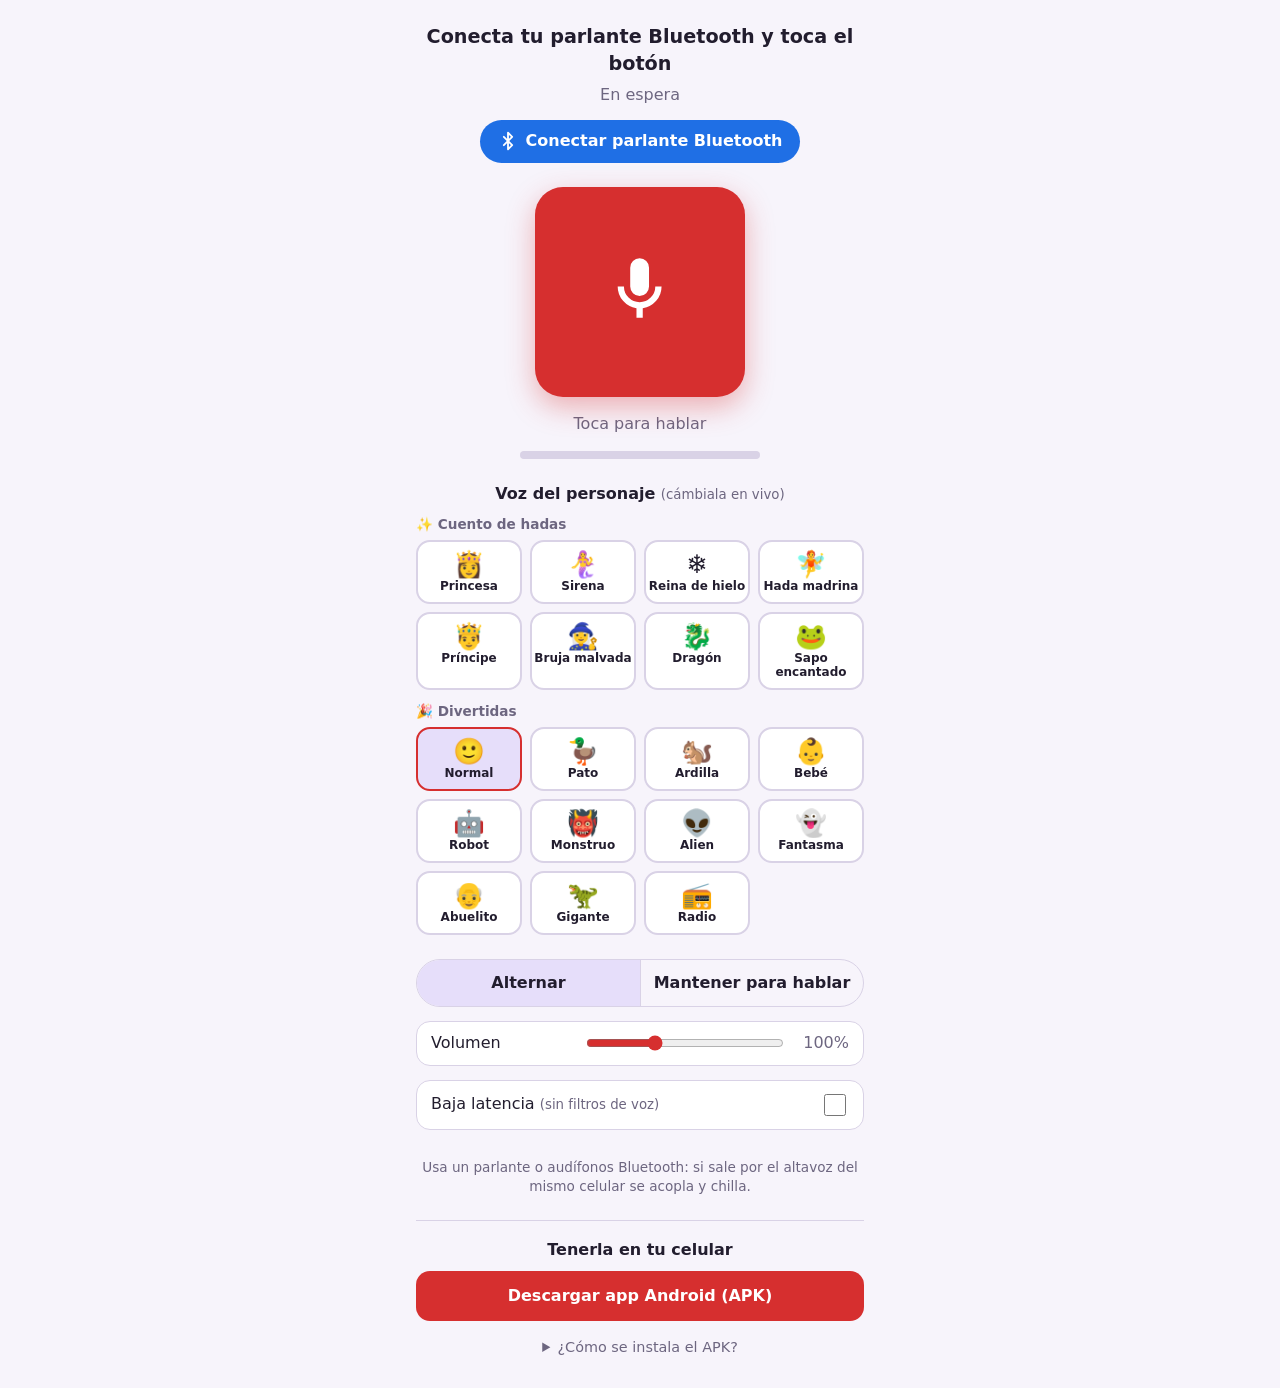
<file: index.html>
<!doctype html>
<html lang="es">
<head>
  <meta charset="utf-8">
  <meta name="viewport" content="width=device-width, initial-scale=1, viewport-fit=cover">
  <meta name="theme-color" content="#1f1a2e">
  <title>Mic Parlante</title>
  <link rel="manifest" href="manifest.webmanifest">
  <link rel="icon" href="icon.svg" type="image/svg+xml">
  <link rel="apple-touch-icon" href="icon-192.png">
  <link rel="stylesheet" href="styles.css">
</head>
<body>
  <main class="app">
    <header class="estado">
      <p id="salida" class="salida">Buscando salida de audio…</p>
      <p id="estado" class="estado-texto">En espera</p>
      <button id="boton-bt" class="boton-bt" type="button">
        <svg viewBox="0 0 24 24" aria-hidden="true"><path d="M7 7l10 10-5 5V2l5 5L7 17"/></svg>
        <span id="texto-bt">Conectar parlante Bluetooth</span>
      </button>
      <ol id="guia-bt" class="guia-bt" hidden>
        <li>Prende el parlante y ponlo en modo de emparejar (luz parpadeando).</li>
        <li>En el celular baja la barra de notificaciones y mantén presionado <b>Bluetooth</b>.</li>
        <li>Toca tu parlante en la lista y vuelve aquí: se detecta solo.</li>
        <li>Con la <b>app Android</b> este botón abre el Bluetooth directamente.</li>
      </ol>
    </header>

    <section class="centro">
      <button id="boton" class="boton-mic" aria-pressed="false" aria-label="Activar micrófono">
        <svg viewBox="0 0 24 24" aria-hidden="true">
          <path d="M12 14a3 3 0 0 0 3-3V5a3 3 0 0 0-6 0v6a3 3 0 0 0 3 3Zm5-3a5 5 0 0 1-10 0H5a7 7 0 0 0 6 6.92V21h2v-3.08A7 7 0 0 0 19 11h-2Z"/>
        </svg>
        <span class="anillo" aria-hidden="true"></span>
      </button>
      <p id="pista" class="pista">Toca para hablar</p>

      <div class="medidor" aria-hidden="true"><div id="nivel" class="nivel"></div></div>
    </section>

    <section class="personajes">
      <h2>Voz del personaje <small>(cámbiala en vivo)</small></h2>
      <div id="voces" class="voces" role="radiogroup" aria-label="Voz del personaje"></div>
    </section>

    <section class="controles">
      <div class="segmentado" role="radiogroup" aria-label="Modo del botón">
        <button role="radio" aria-checked="true" data-modo="alternar">Alternar</button>
        <button role="radio" aria-checked="false" data-modo="mantener">Mantener para hablar</button>
      </div>

      <label class="fila">
        <span>Volumen</span>
        <input id="volumen" type="range" min="0" max="3" step="0.05" value="1">
        <output id="volumen-valor">100%</output>
      </label>

      <label class="fila" id="fila-salida" hidden>
        <span>Salida</span>
        <select id="selector-salida"></select>
      </label>

      <label class="fila interruptor">
        <span>Baja latencia <small>(sin filtros de voz)</small></span>
        <input id="baja-latencia" type="checkbox" role="switch">
      </label>

      <p id="latencia" class="latencia"></p>
      <p class="aviso">Usa un parlante o audífonos Bluetooth: si sale por el altavoz del mismo celular se acopla y chilla.</p>
    </section>

    <section id="instalar" class="instalar">
      <h2>Tenerla en tu celular</h2>
      <a class="boton-descarga" href="MicParlante.apk" download>Descargar app Android (APK)</a>
      <button id="boton-pwa" class="boton-secundario" hidden>Instalar desde el navegador</button>
      <details>
        <summary>¿Cómo se instala el APK?</summary>
        <ol>
          <li>Toca <b>Descargar app Android</b> y abre el archivo cuando termine.</li>
          <li>Si Android avisa de "fuente desconocida", toca <b>Configuración → Permitir de esta fuente</b>.</li>
          <li>Toca <b>Instalar</b>. Si aparece Play Protect, elige <b>Instalar de todas formas</b>.</li>
          <li>Conecta tu parlante Bluetooth, abre <b>Mic Parlante</b> y acepta el permiso de micrófono.</li>
        </ol>
      </details>
    </section>
  </main>

  <script src="voces.js"></script>
  <script src="app.js"></script>
</body>
</html>
</file>
<file: styles.css>
:root {
  --fondo: #f7f4fb;
  --texto: #221d2e;
  --suave: #6d6680;
  --borde: #d9d2e6;
  --panel: #ffffff;
  --rojo: #d62f2f;
  --rojo-vivo: #ff3b3b;
  --acento: #e6defa;
  --verde: #2fa66a;
}
@media (prefers-color-scheme: dark) {
  :root {
    --fondo: #15121d;
    --texto: #ece8f5;
    --suave: #a39cb5;
    --borde: #342e44;
    --panel: #1f1a2b;
    --acento: #3a3150;
  }
}

* { box-sizing: border-box; }
[hidden] { display: none !important; }
html, body { margin: 0; height: 100%; }
body {
  background: var(--fondo);
  color: var(--texto);
  font: 16px/1.4 system-ui, -apple-system, "Segoe UI", Roboto, sans-serif;
  -webkit-tap-highlight-color: transparent;
}

.app {
  min-height: 100dvh;
  max-width: 480px;
  margin: 0 auto;
  padding: max(24px, env(safe-area-inset-top)) 16px max(24px, env(safe-area-inset-bottom));
  display: flex;
  flex-direction: column;
  gap: 24px;
}

.estado { text-align: center; }
.salida { margin: 0; font-weight: 700; font-size: 1.2rem; }
.salida.ok { color: var(--verde); }
.estado-texto { margin: 6px 0 0; color: var(--suave); }

.centro {
  flex: 1;
  display: flex;
  flex-direction: column;
  align-items: center;
  justify-content: center;
  gap: 16px;
}

.boton-mic {
  position: relative;
  width: min(52vw, 210px);
  aspect-ratio: 1;
  border: 0;
  border-radius: 28px;
  background: var(--rojo);
  color: #fff;
  cursor: pointer;
  box-shadow: 0 10px 28px rgb(214 47 47 / .35);
  transition: transform .12s ease, background .2s ease;
  touch-action: none;
  user-select: none;
  -webkit-user-select: none;
}
.boton-mic svg { width: 38%; fill: currentColor; }
.boton-mic:active { transform: scale(.97); }
.boton-mic.activo { background: var(--rojo-vivo); }
.boton-mic:focus-visible { outline: 3px solid var(--texto); outline-offset: 4px; }

.anillo {
  position: absolute;
  inset: -10px;
  border-radius: 36px;
  border: 4px solid var(--rojo-vivo);
  opacity: 0;
  transform: scale(var(--pulso, 1));
  transition: opacity .2s ease;
  pointer-events: none;
}
.boton-mic.activo .anillo { opacity: .6; }

.pista { margin: 0; color: var(--suave); }

.medidor {
  width: min(62vw, 240px);
  height: 8px;
  border-radius: 4px;
  background: var(--borde);
  overflow: hidden;
}
.nivel {
  height: 100%;
  width: 0;
  background: linear-gradient(90deg, var(--verde), #e8c22c 70%, var(--rojo-vivo));
  transition: width .05s linear;
}

.controles { display: flex; flex-direction: column; gap: 14px; }

.segmentado {
  display: grid;
  grid-template-columns: 1fr 1fr;
  border: 1px solid var(--borde);
  border-radius: 999px;
  overflow: hidden;
}
.segmentado button {
  border: 0;
  padding: 12px 8px;
  background: transparent;
  color: var(--texto);
  font: inherit;
  font-weight: 600;
  cursor: pointer;
}
.segmentado button + button { border-left: 1px solid var(--borde); }
.segmentado button[aria-checked="true"] { background: var(--acento); }

.fila {
  display: flex;
  align-items: center;
  gap: 12px;
  background: var(--panel);
  border: 1px solid var(--borde);
  border-radius: 14px;
  padding: 10px 14px;
}
.fila > span { flex: 1; }
.fila small { color: var(--suave); }
.fila input[type="range"] { flex: 1.4; accent-color: var(--rojo); }
.fila output { min-width: 3.2em; text-align: right; color: var(--suave); }
.fila select {
  flex: 1.4;
  min-width: 0;
  font: inherit;
  padding: 6px;
  border-radius: 8px;
  border: 1px solid var(--borde);
  background: var(--fondo);
  color: var(--texto);
}
.interruptor input { width: 22px; height: 22px; accent-color: var(--rojo); }

.personajes h2 { margin: 0 0 10px; font-size: 1rem; text-align: center; }
.personajes h2 small { color: var(--suave); font-weight: 400; }
.voces { display: grid; gap: 12px; }
.voces h3 { margin: 0 0 6px; font-size: .85rem; color: var(--suave); font-weight: 700; }
.voces-rejilla {
  display: grid;
  grid-template-columns: repeat(4, 1fr);
  gap: 8px;
}
.voces button span:last-child { line-height: 1.15; text-align: center; }
.voces button {
  display: flex;
  flex-direction: column;
  align-items: center;
  gap: 2px;
  padding: 8px 2px;
  min-width: 0;
  border: 2px solid var(--borde);
  border-radius: 14px;
  background: var(--panel);
  color: var(--texto);
  font: inherit;
  font-size: .75rem;
  font-weight: 600;
  cursor: pointer;
}
.voces .emoji { font-size: 1.6rem; line-height: 1.1; }
.voces button[aria-checked="true"] { border-color: var(--rojo); background: var(--acento); }
.voces button:focus-visible { outline: 3px solid var(--texto); outline-offset: 2px; }

.boton-bt {
  display: inline-flex;
  align-items: center;
  gap: 8px;
  margin-top: 14px;
  padding: 10px 18px;
  border: 0;
  border-radius: 999px;
  background: #1f6fe5;
  color: #fff;
  font: inherit;
  font-weight: 700;
  cursor: pointer;
}
.boton-bt svg { width: 20px; height: 20px; fill: none; stroke: currentColor; stroke-width: 2.2; stroke-linecap: round; stroke-linejoin: round; }
.boton-bt.conectado { background: transparent; color: var(--texto); border: 1px solid var(--borde); font-weight: 600; }
.boton-bt:focus-visible { outline: 3px solid var(--texto); outline-offset: 3px; }
.guia-bt {
  margin: 12px auto 0;
  max-width: 360px;
  padding: 12px 14px 12px 32px;
  text-align: left;
  font-size: .9rem;
  color: var(--suave);
  background: var(--panel);
  border: 1px solid var(--borde);
  border-radius: 14px;
  display: grid;
  gap: 6px;
}

.instalar {
  display: flex;
  flex-direction: column;
  gap: 10px;
  padding-top: 18px;
  border-top: 1px solid var(--borde);
}
.instalar h2 { margin: 0; font-size: 1rem; text-align: center; }
.boton-descarga, .boton-secundario {
  display: block;
  text-align: center;
  padding: 14px;
  border-radius: 14px;
  font: inherit;
  font-weight: 700;
  text-decoration: none;
  cursor: pointer;
}
.boton-descarga { background: var(--rojo); color: #fff; border: 0; }
.boton-secundario { background: transparent; color: var(--texto); border: 1px solid var(--borde); }
.instalar details { font-size: .9rem; color: var(--suave); }
.instalar summary { cursor: pointer; text-align: center; padding: 6px; }
.instalar ol { margin: 8px 0 0; padding-left: 22px; display: grid; gap: 6px; }

.latencia, .aviso { margin: 0; font-size: .85rem; color: var(--suave); text-align: center; }
</file>
